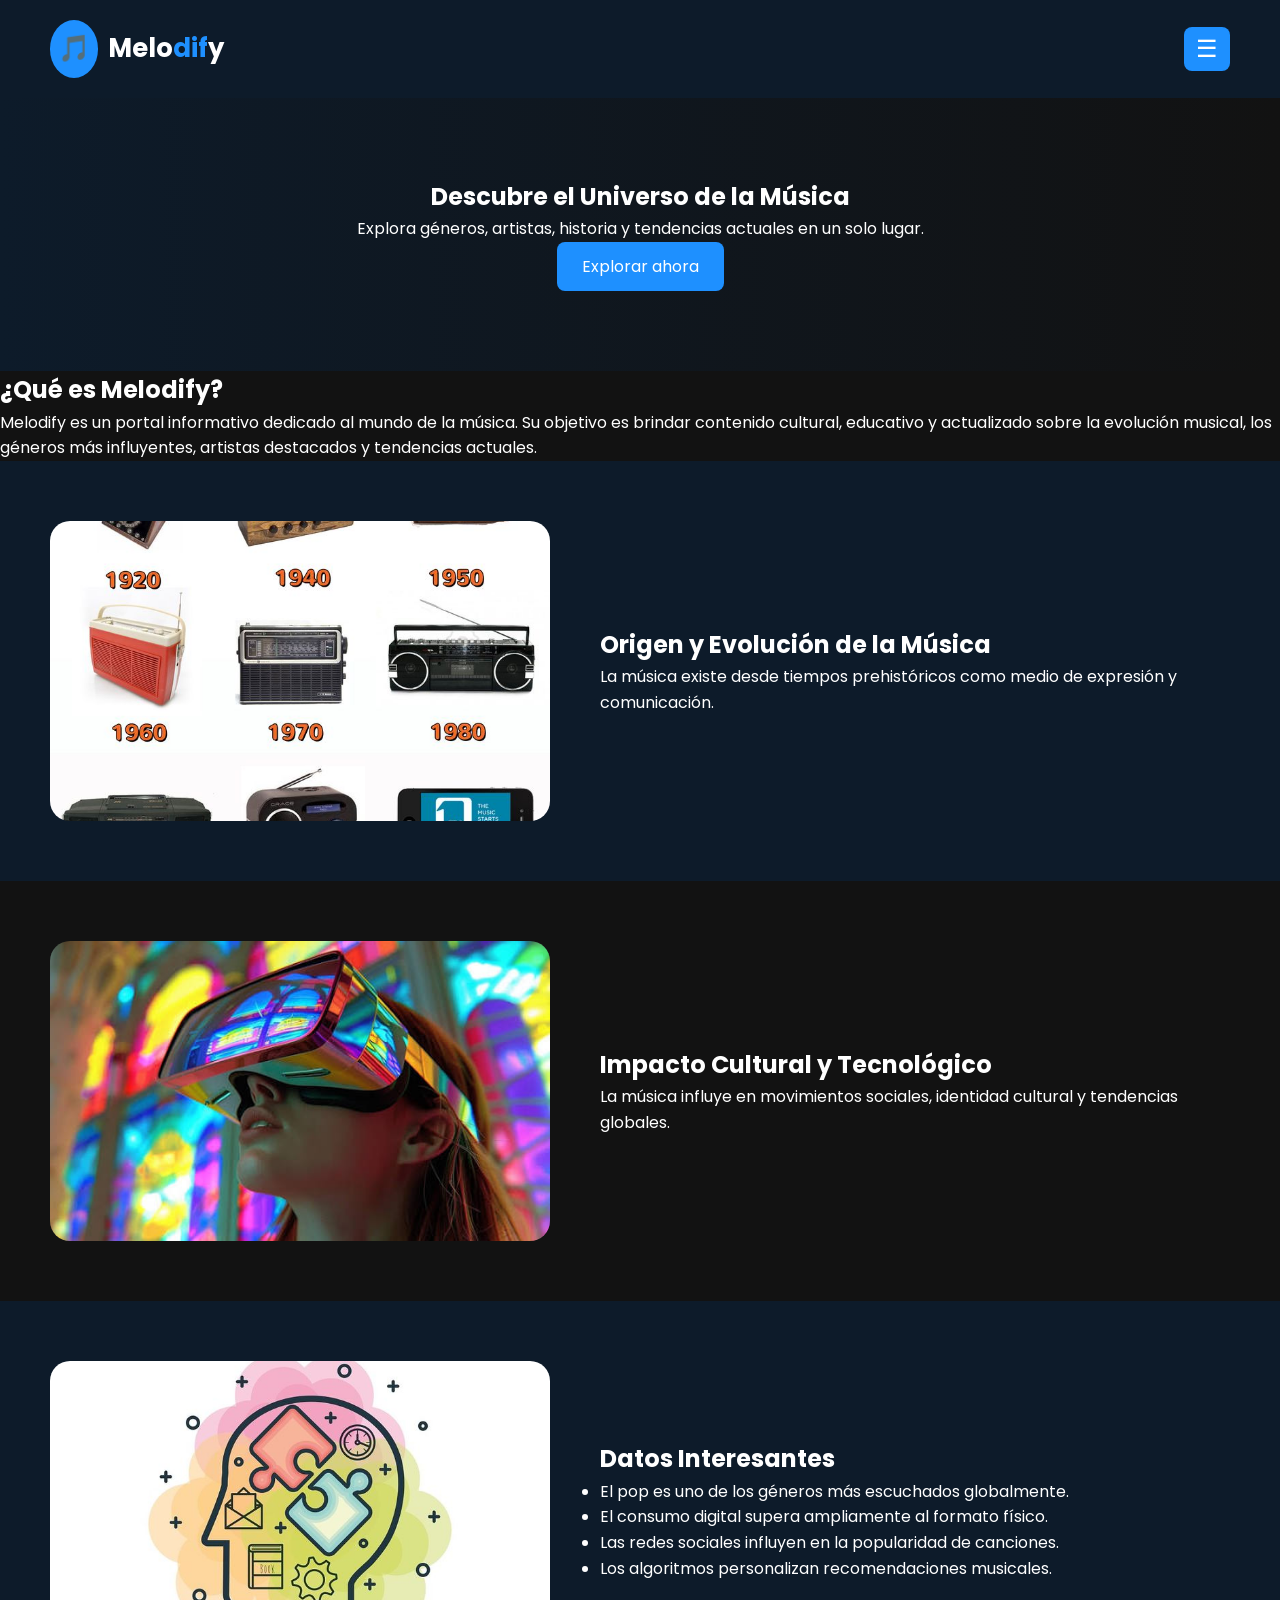
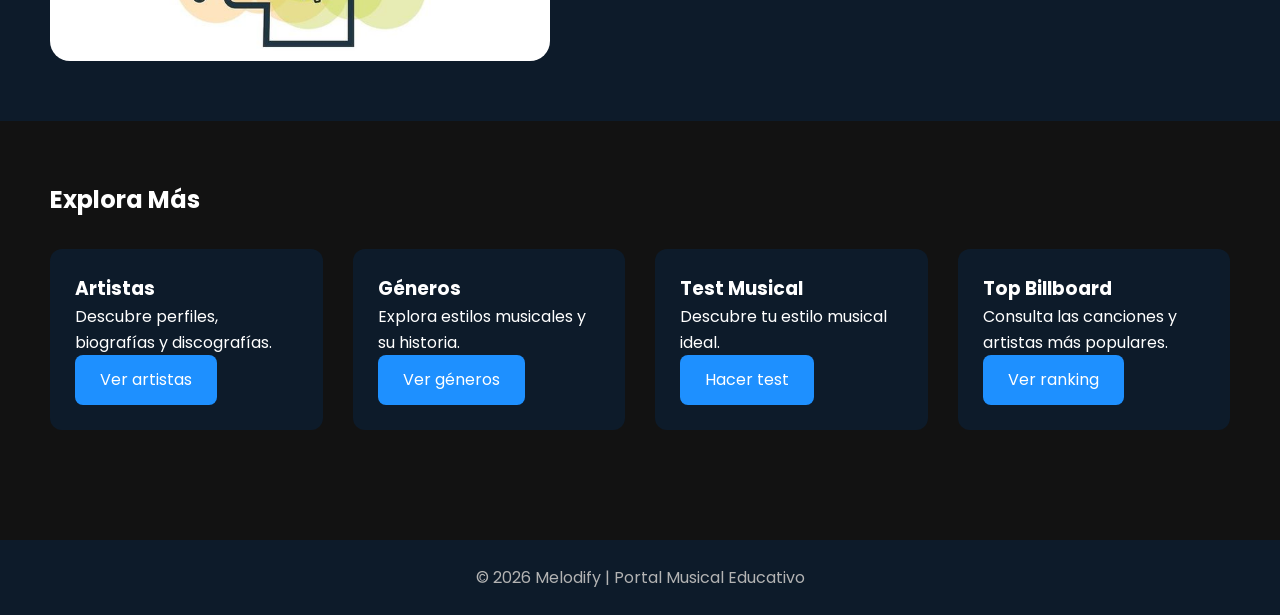
<file: index.html>
<!DOCTYPE html> <!-- Declara que el documento usa HTML5 -->
<html lang="es"> <!-- Etiqueta raíz de todo el documento HTML. lang="es" indica que el idioma del sitio es español -->
<head> <!-- Contiene metadatos del sitio (información para el navegador, no visible directamente) -->  
    <meta charset="UTF-8"> <!-- Permite usar caracteres especiales como á, é, í, ó, ú, ñ -->
    <meta name="viewport" content="width=device-width, initial-scale=1.0"> <!-- Hace que la página sea responsive, es decir que se adapte a celulares y tablets -->

    <title>Melodify - Portal Musical</title> <!-- El título que aparece en la pestaña del navegador -->

    <!-- ===FUENTE MODERNA=== -->
    <link href="https://fonts.googleapis.com/css2?family=Poppins:wght@300;400;600;700&display=swap" rel="stylesheet"> <!-- link conecta recursos externos. Aquí se importa la fuente Poppins desde Google Fonts -->

    <!-- =====CSS===== -->
    <link rel="stylesheet" href="css/style.css"> <!-- link también se usa para conectar el archivo CSS donde está el diseño de la página -->
</head>

<body> <!-- body contiene TODO el contenido visible del sitio web -->

    <!-- ================= HEADER ================= -->
    <header> <!-- header representa la parte superior de la página (logo y navegación) -->
        <div class="logo"> <!-- div es un contenedor genérico que sirve para agrupar elementos y organizarlos con CSS, class logo define el tipode dato que empleamos-->
        <span class="icono">🎵</span> <!-- Muestra un ícono musical --> <!-- span es un contenedor en línea que permite aplicar estilos a una parte del texto -->
        Melo<span>dif</span>y <!-- Aquí span permite aplicar un estilo diferente solo a "dif" -->
        </div>

    <!-- CONTENEDOR DEL MENU -->
    <div class="menu-container">

        <!-- button crea un botón interactivo -->
        <button class="menu-btn" onclick="toggleMenu()">☰</button>
        <!-- onclick ejecuta la función de JavaScript llamada toggleMenu() -->

        <!-- Menú de navegación -->
        <div class="menu" id="menu">

            <!-- a significa anchor (enlace). Sirve para navegar a otras páginas -->
            <a href="index.html">Inicio</a>
            <a href="artistas.html">Artistas</a>
            <a href="generos.html">Géneros</a>
            <a href="test.html">Test</a>
            <a href="top.html">Top Billboard</a>
            <a href="formulario">REGISTRATE AQUI</a>

        </div>
    </div>

</header>

    <!-- ================= HERO ================= -->
    <!-- section agrupa contenido relacionado dentro de la página -->

    <section class="hero">

        <!-- h1 es el título principal de la página -->
        <h1>Descubre el Universo de la Música</h1>

        <!-- p significa párrafo -->
        <p>Explora géneros, artistas, historia y tendencias actuales en un solo lugar.</p>

        <!-- a también puede funcionar como botón cuando se estiliza con CSS -->
        <a href="#tarjetas-navegacion" class="btn">Explorar ahora</a>

    </section>

    <!-- ================= INTRODUCCIÓN ================= -->

    <div class="seccion-texto">

        <!-- h2 es un subtítulo de nivel 2 -->
        <h2>¿Qué es Melodify?</h2>

        <p>
        Melodify es un portal informativo dedicado al mundo de la música. 
        Su objetivo es brindar contenido cultural, educativo y actualizado 
        sobre la evolución musical, los géneros más influyentes, artistas 
        destacados y tendencias actuales.
        </p>

    </div>
</section>

<!-- ================= ORIGEN Y EVOLUCIÓN ================= -->

<section class="seccion-flex bg-secundario">

    <div class="seccion-imagen">

        <!-- a puede usarse para abrir enlaces externos -->
        <a href="https://youtu.be/If_T1Q9u6FM?si=I16epxj6bs2-eaPE" target="_blank">
        <!-- target="_blank" hace que el enlace se abra en otra pestaña -->

            <!-- img muestra imágenes -->
            <img src="img/evo.jpg" alt="Video Historia">
            <!-- src indica la ubicación de la imagen -->
            <!-- alt describe la imagen (importante para accesibilidad) -->

        </a>

    </div>

    <div class="seccion-texto">

        <h2>Origen y Evolución de la Música</h2>

        <p>
        La música existe desde tiempos prehistóricos como medio de expresión y comunicación.
        </p>

    </div>

</section>

<!-- ================= IMPACTO ================= -->

<section class="seccion-flex">

    <div class="seccion-imagen">

        <a href="https://youtu.be/Hhya9TskxKk?si=5JGXKoG0eSAqbG42" target="_blank">
            <img src="img/impc.jpg" alt="Video Música">
        </a>

    </div>

    <div class="seccion-texto">

        <h2>Impacto Cultural y Tecnológico</h2>

        <p>
        La música influye en movimientos sociales, identidad cultural y tendencias globales.
        </p>

    </div>

</section>

<!-- ================= DATOS INTERESANTES ================= -->

<section class="seccion-flex bg-secundario">

    <div class="seccion-imagen">
        <a href="https://vt.tiktok.com/ZSuhj9fHy/" target="_blank">
            <img src="img/dats.jpg" alt="Video Historia">
        </a>
    </div>

    <div class="seccion-texto">

        <h2>Datos Interesantes</h2>

        <!-- ul significa lista desordenada -->
        <ul>

            <!-- li significa elemento de lista -->
            <li>El pop es uno de los géneros más escuchados globalmente.</li>
            <li>El consumo digital supera ampliamente al formato físico.</li>
            <li>Las redes sociales influyen en la popularidad de canciones.</li>
            <li>Los algoritmos personalizan recomendaciones musicales.</li>

        </ul>

    </div>

</section>

<!-- ================= TARJETAS ================= -->

<section id="tarjetas-navegacion">

        <h2>Explora Más</h2>

        <div class="grid">

            <!-- card representa una tarjeta de contenido -->

            <div class="card">

                <h3>Artistas</h3> <!-- h3 es un subtítulo menor -->

                <p>Descubre perfiles, biografías y discografías.</p>

                <a href="artistas.html" class="btn">Ver artistas</a>

            </div>

            <div class="card">

                <h3>Géneros</h3>

                <p>Explora estilos musicales y su historia.</p>

                <a href="generos.html" class="btn">Ver géneros</a>

            </div>

            <div class="card">

                <h3>Test Musical</h3>

                <p>Descubre tu estilo musical ideal.</p>

                <a href="test.html" class="btn">Hacer test</a>

            </div>

            <div class="card">

                <h3>Top Billboard</h3>

                <p>Consulta las canciones y artistas más populares.</p>

                <a href="top.html" class="btn">Ver ranking</a>

            </div>

        </div>

</section>

<!-- ================= FOOTER ================= -->

<footer>
<!-- footer representa la parte inferior de la página -->

<p>© 2026 Melodify | Portal Musical Educativo</p>

</footer>

<!-- ================= JAVASCRIPT ================= -->

<script>

function toggleMenu() {

    // Función que sirve para mostrar u ocultar el menú cuando se presiona el botón

    var menu = document.getElementById("menu");
    // document.getElementById busca un elemento HTML por su id

    if (menu.style.display === "block") {
        // Si el menú está visible

        menu.style.display = "none";
        // Cambia el estilo para ocultarlo

    } else {

        menu.style.display = "block";
        // Cambia el estilo para mostrarlo

    }

}

</script>

</body> <!-- Fin del contenido visible -->

</html> <!-- Fin del documento HTML -->
</file>
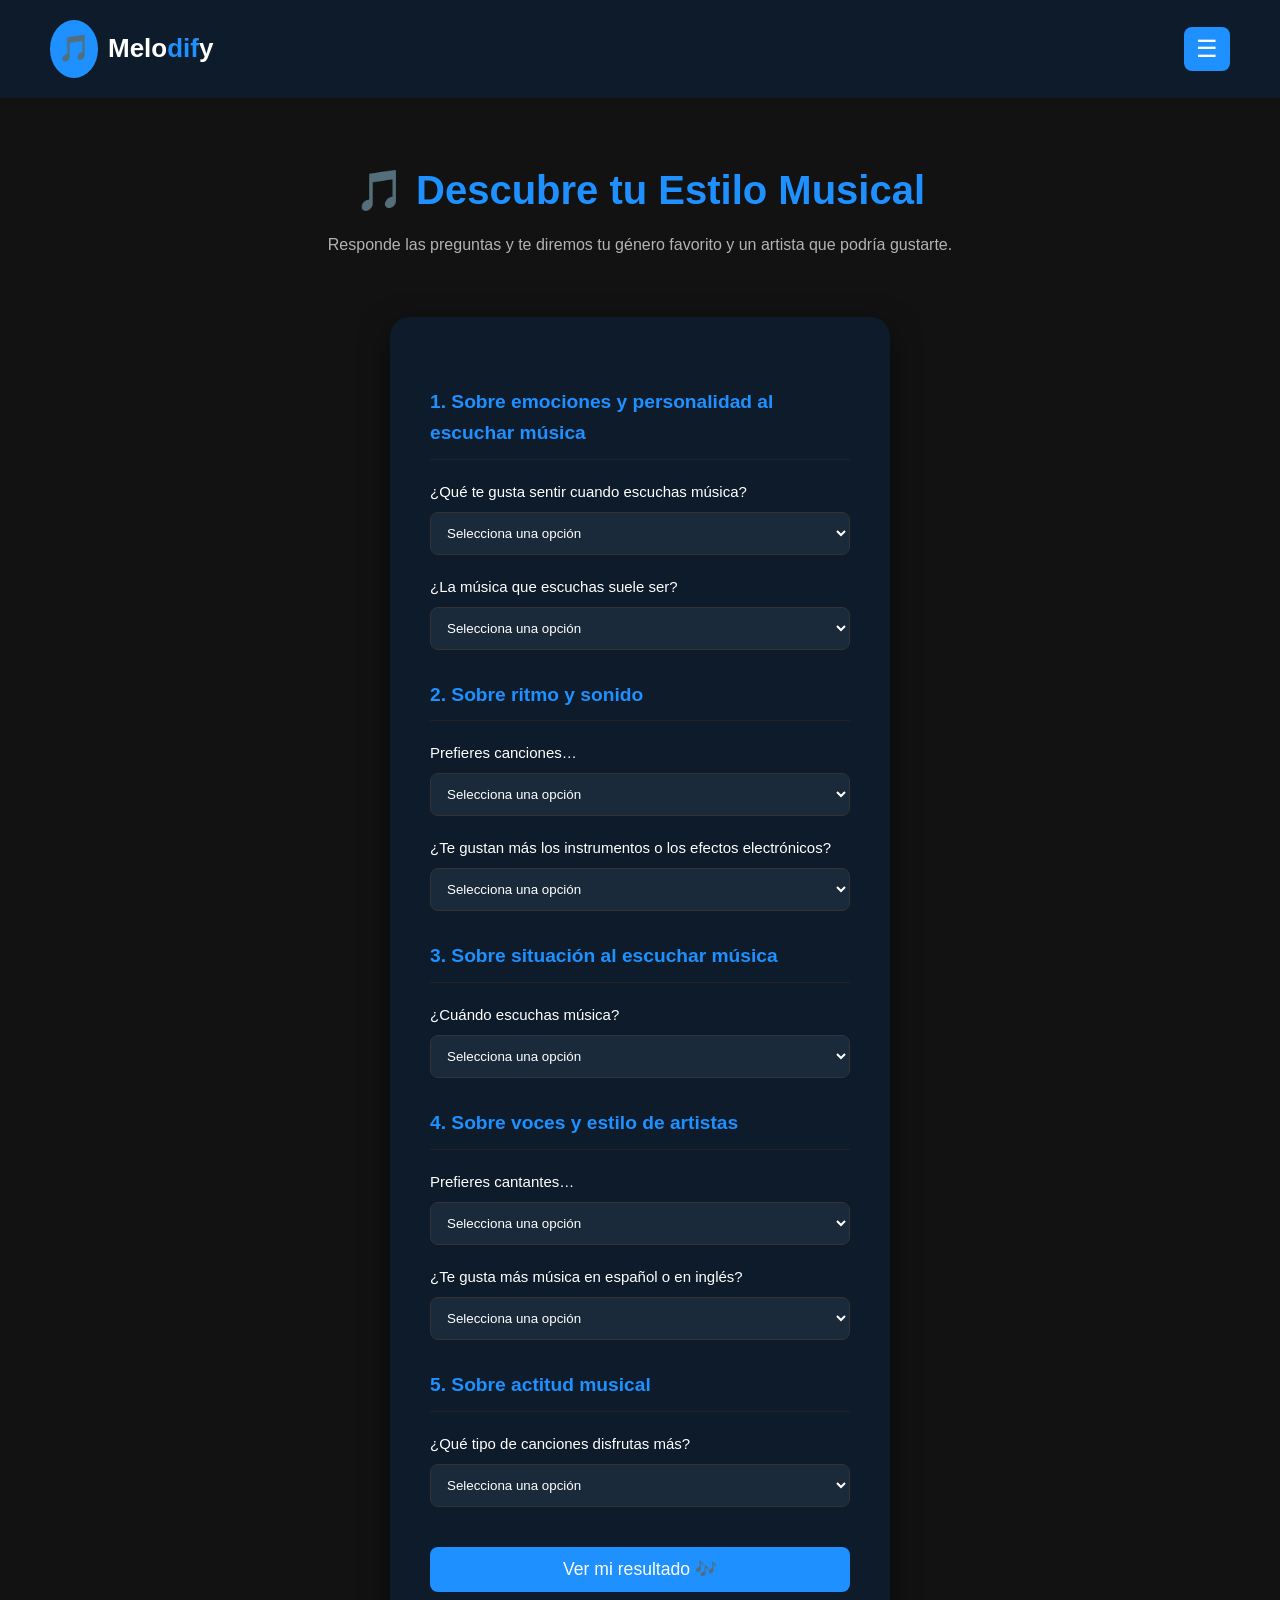
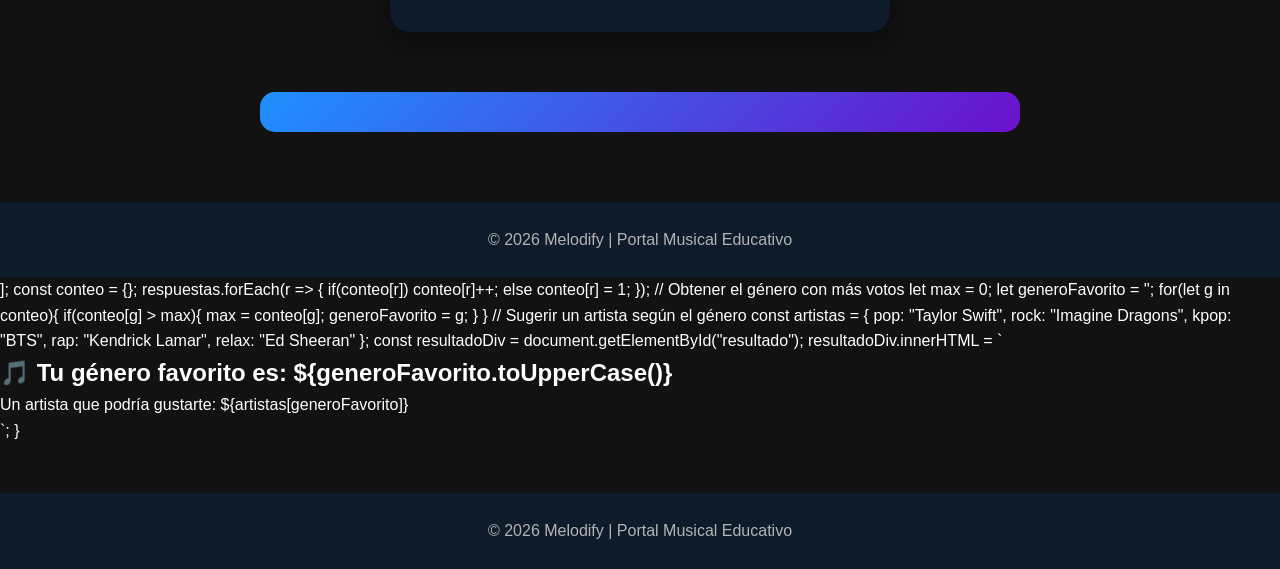
<file: test.html>
<!DOCTYPE html>
<html lang="es">
<head>
    <meta charset="UTF-8">
    <meta name="viewport" content="width=device-width, initial-scale=1.0">
    <title>Test de Estilo Musical | Melodify</title>
    <!-- Título que aparece en la pestaña del navegador -->

    <link rel="stylesheet" href="css/style.css">
    <!-- Conecta el archivo CSS donde está el diseño del sitio -->
</head>

<body>

<header>

    <div class="logo">
        <span class="icono">🎵</span>
        Melo<span>dif</span>y
    </div>

    <div class="menu-container">

        <button class="menu-btn" onclick="toggleMenu()">☰</button>

        <div class="menu" id="menu">
            <a href="index.html">Inicio</a>
            <a href="artistas.html">Artistas</a>
            <a href="generos.html">Géneros</a>
            <a href="test.html">Test</a>
            <a href="top.html">Top Billboard</a>
        </div>

    </div>

</header>


<main>

<section class="test">

<h1>🎵 Descubre tu Estilo Musical</h1>

<p>
Responde las preguntas y te diremos tu género favorito 
y un artista que podría gustarte.
</p>


<!-- ================= FORMULARIO DEL TEST ================= -->

<form id="musicalTest" class="formulario" onsubmit="calcularResultado(event)">
<!-- id permite identificar el formulario en JavaScript -->


<!-- 1. EMOCIONES -->

<h2>1. Sobre emociones y personalidad al escuchar música</h2>

<label>¿Qué te gusta sentir cuando escuchas música?</label>

<select required name="emocion">
<!-- name permite identificar la respuesta dentro del formulario -->

<option value="">Selecciona una opción</option>

<option value="pop">Feliz y motivado</option>
<option value="relax">Tranquilo</option>
<option value="rock">Profundo o sentimental</option>
<option value="kpop">Energético</option>
<option value="rap">Rebelde o intenso</option>

</select>


<label>¿La música que escuchas suele ser?</label>

<select required name="tipo">

<option value="">Selecciona una opción</option>

<option value="pop">Para bailar</option>
<option value="relax">Para pensar</option>
<option value="relax">Para relajarme</option>
<option value="kpop">Para cantar</option>
<option value="rap">Para hacer tareas</option>

</select>


<!-- 2. RITMO -->

<h2>2. Sobre ritmo y sonido</h2>

<label>Prefieres canciones…</label>

<select required name="ritmo">

<option value="">Selecciona una opción</option>

<option value="relax">Lentas</option>
<option value="kpop">Con ritmo fuerte</option>
<option value="pop">Mixto</option>
<option value="rock">No sé, solo que suene bien</option>

</select>


<label>¿Te gustan más los instrumentos o los efectos electrónicos?</label>

<select required name="instrumentos">

<option value="">Selecciona una opción</option>

<option value="rock">Instrumentos</option>
<option value="pop">Efectos electrónicos</option>
<option value="kpop">Ambos</option>

</select>


<!-- 3. SITUACIÓN -->

<h2>3. Sobre situación al escuchar música</h2>

<label>¿Cuándo escuchas música?</label>

<select required name="situacion">

<option value="">Selecciona una opción</option>

<option value="relax">Estudiando</option>
<option value="pop">En el transporte</option>
<option value="relax">Antes de dormir</option>
<option value="kpop">Haciendo ejercicio</option>
<option value="pop">Todo el tiempo</option>

</select>


<!-- 4. VOCES -->

<h2>4. Sobre voces y estilo de artistas</h2>

<label>Prefieres cantantes…</label>

<select required name="voz">

<option value="">Selecciona una opción</option>

<option value="relax">Voz suave</option>
<option value="pop">Voz potente</option>
<option value="rap">Rap / habla rápido</option>
<option value="kpop">No tengo preferencia</option>

</select>


<label>¿Te gusta más música en español o en inglés?</label>

<select required name="idioma">

<option value="">Selecciona una opción</option>

<option value="pop">Español</option>
<option value="kpop">Inglés</option>
<option value="relax">Ambos</option>

</select>


<!-- 5. ACTITUD -->

<h2>5. Sobre actitud musical</h2>

<label>¿Qué tipo de canciones disfrutas más?</label>

<select required name="actitud">

<option value="">Selecciona una opción</option>

<option value="pop">Románticas</option>
<option value="rock">Oscuras o profundas</option>
<option value="pop">Pop populares</option>
<option value="rock">Rock</option>
<option value="kpop">K-pop</option>
<option value="rap">Rap / urbano</option>

</select>


<button type="submit" class="btn">
Ver mi resultado 🎶
</button>

</form>


<!-- AQUÍ APARECERÁ EL RESULTADO -->

<div id="resultado" style="text-align:center; margin-top:30px;"></div>
<!-- innerHTML insertará aquí el resultado del test -->

</section>

</main>


<script>

function toggleMenu(){

const menu = document.getElementById('menu');

menu.style.display = (menu.style.display === 'block') ? 'none' : 'block';
/*
operador ternario:
si el menú está visible lo oculta
si está oculto lo muestra
*/

}


function calcularResultado(event){

event.preventDefault();
/* evita que el formulario recargue la página */

const form = event.target;
/* obtiene el formulario que se envió */


// ================= RESPUESTAS DEL USUARIO =================

const respuestas = [

form.emocion.value,
form.tipo.value,
form.ritmo.value,
form.instrumentos.value,
form.situacion.value,
form.voz.value,
form.idioma.value,
form.actitud.value

];
/*
Se guardan todas las respuestas en un arreglo
(array) para poder analizarlas
*/


// ================= CONTAR RESPUESTAS =================

const conteo = {};
/*
Se crea un objeto vacío donde se contará
cuántas veces aparece cada género
*/


respuestas.forEach(r => {

if(conteo[r]) conteo[r]++;
else conteo[r] = 1;

/*
forEach recorre cada respuesta
y suma cuántas veces aparece cada género
*/

});


// ================= ENCONTRAR EL GÉNERO MÁS REPETIDO =================

let max = 0;
let generoFavorito = '';

for(let g in conteo){

if(conteo[g] > max){

max = conteo[g];
generoFavorito = g;

}

}
/*
for...in recorre las propiedades del objeto conteo
y encuentra cuál género tiene más votos
*/


// ================= ARTISTA SUGERIDO =================

const artistas = {

pop: "Taylor Swift",
rock: "Imagine Dragons",
kpop: "BTS",
rap: "Kendrick Lamar",
relax: "Ed Sheeran"

};
/*
Objeto que relaciona cada género con un artista recomendado
*/


// ================= MOSTRAR RESULTADO =================

const resultadoDiv = document.getElementById("resultado");

resultadoDiv.innerHTML = `
<h2>🎵 Tu género favorito es: ${generoFavorito.toUpperCase()}</h2>
<p>Un artista que podría gustarte: ${artistas[generoFavorito]}</p>
`;
/*
innerHTML permite insertar HTML dentro de un elemento
toUpperCase convierte el texto a mayúsculas
*/

}

</script>


<footer>

<p>© 2026 Melodify | Portal Musical Educativo</p>

</footer>

</body>
</html>    ];

    const conteo = {};
    respuestas.forEach(r => {
        if(conteo[r]) conteo[r]++;
        else conteo[r] = 1;
    });

    // Obtener el género con más votos
    let max = 0;
    let generoFavorito = '';
    for(let g in conteo){
        if(conteo[g] > max){
            max = conteo[g];
            generoFavorito = g;
        }
    }

    // Sugerir un artista según el género
    const artistas = {
        pop: "Taylor Swift",
        rock: "Imagine Dragons",
        kpop: "BTS",
        rap: "Kendrick Lamar",
        relax: "Ed Sheeran"
    };

    const resultadoDiv = document.getElementById("resultado");
    resultadoDiv.innerHTML = `
        <h2>🎵 Tu género favorito es: ${generoFavorito.toUpperCase()}</h2>
        <p>Un artista que podría gustarte: ${artistas[generoFavorito]}</p>
    `;
}
</script>

    <footer>
        <p>    © 2026 Melodify | Portal Musical Educativo</p>
    </footer>
    
</body>
</html>
</file>
<file: css/style.css>
/* ================= RESET ================= */
/* El reset elimina estilos por defecto del navegador */

*{
    margin:0; /* Quita los márgenes predeterminados */
    padding:0; /* Quita los espacios internos predeterminados */
    box-sizing:border-box; /* Hace que el tamaño incluya padding y borde para evitar desbordes */
}


/* ================= VARIABLES ================= */
/* :root permite crear variables CSS reutilizables en todo el sitio */

:root{
    --fondo:#121212; /* Color principal de fondo del sitio */
    --secundario:#0D1B2A; /* Color secundario usado en secciones y tarjetas */
    --azul:#1E90FF; /* Color azul principal del diseño */
    --azul-hover:#187bcd; /* Azul más oscuro usado cuando el mouse pasa encima */
    --texto:#FFFFFF; /* Color principal del texto */
    --texto-sec:#B3B3B3; /* Color de texto secundario o menos importante */
}


/* ================= BODY ================= */
/* body controla el estilo general de toda la página */

body{
    font-family:'Poppins', sans-serif; /* Tipografía del sitio */
    background:var(--fondo); /* Fondo usando la variable creada */
    color:var(--texto); /* Color del texto principal */
    line-height:1.6; /* Espaciado entre líneas para mejor lectura */
}


/* ================= HEADER ================= */
/* Estilos de la parte superior de la página */

header{
    background:var(--secundario); /* Color de fondo del header */
    padding:20px 50px; /* Espacio interno arriba/abajo y lados */
    display:flex; /* Activa flexbox para organizar elementos */
    justify-content:space-between; /* Separa logo y menú */
    align-items:center; /* Centra verticalmente los elementos */
}


/* ================= LOGO ================= */

.logo{
    display:flex; /* Permite alinear icono y texto */
    align-items:center; /* Centra verticalmente */
    font-size:26px; /* Tamaño del texto */
    font-weight:700; /* Grosor del texto (negrita) */
}

.logo span{
    color:var(--azul); /* Colorea parte del logo */
}

.icono{
    background:var(--azul); /* Fondo azul del icono */
    border-radius:50%; /* Hace el fondo circular */
    padding:8px; /* Espacio dentro del icono */
    margin-right:10px; /* Separación entre icono y texto */
}


/* ================= MENU ================= */

.menu-container{
    position:relative; /* Permite posicionar el menú desplegable respecto a este contenedor */
}

.menu-btn{
    background:var(--azul); /* Color del botón */
    color:white; /* Color del icono */
    border:none; /* Quita borde del botón */
    font-size:24px; /* Tamaño del icono ☰ */
    padding:8px 12px; /* Espacio interno */
    border-radius:8px; /* Bordes redondeados */
    cursor:pointer; /* Cambia el cursor a mano al pasar encima */
}

.menu{
    display:none; /* Oculta el menú inicialmente */
    position:absolute; /* Permite posicionarlo respecto al contenedor */
    right:0; /* Lo alinea al lado derecho */
    top:50px; /* Lo coloca debajo del botón */
    background:var(--secundario); /* Fondo del menú */
    width:170px; /* Ancho del menú */
    padding:10px; /* Espacio interno */
    border-radius:10px; /* Bordes redondeados */
}

.menu a{
    display:block; /* Cada enlace ocupa toda la línea */
    color:white; /* Color del texto */
    text-decoration:none; /* Quita el subrayado */
    padding:8px; /* Espacio interno */
    border-radius:6px; /* Bordes redondeados */
}

.menu a:hover{
    background:var(--azul); /* Cambia color al pasar el mouse */
}


/* ================= HERO ================= */
/* Sección principal de bienvenida */

.hero{
    text-align:center; /* Centra el texto */
    padding:80px 20px; /* Espacio interno grande */
    background:linear-gradient(to right,#0D1B2A,#121212); 
    /* Degradado de color de izquierda a derecha */
}


/* ================= SECCIONES FLEX ================= */
/* Estructura para secciones con imagen y texto */

.seccion-flex{
    display:flex; /* Organiza contenido en fila */
    justify-content:space-between; /* Separa elementos */
    align-items:center; /* Centra verticalmente */
    padding:60px 50px; /* Espacio interno */
    gap:40px; /* Espacio entre imagen y texto */
}

.seccion-texto{
    flex:1; /* Permite que el texto ocupe espacio proporcional */
}


/* ================= IMAGEN DERECHA ================= */

.seccion-flex {
    display: flex; /* Layout flexible */
    justify-content: space-between; /* Espacio entre elementos */
    align-items: center; /* Centrado vertical */
    padding: 60px 50px; /* Espaciado interno */
    gap: 50px; /* Espacio entre imagen y texto */
}

/* contenedor de imagen */
.seccion-imagen {
    flex: 1; /* Ocupa mismo espacio que el texto */
    max-width: 500px; /* Limita el ancho máximo */
}

.seccion-imagen img {
    width: 100%; /* Imagen ocupa todo el contenedor */
    height: 300px; /* Altura fija */
    object-fit: cover; /* Recorta imagen sin deformarla */
    border-radius: 20px; /* Bordes redondeados */
    transition: transform 0.3s ease, box-shadow 0.3s ease; 
    /* Animación suave */
    display: block; /* Evita espacios extra */
}

/* Efecto hover para indicar que es clicable */
.seccion-imagen img:hover {
    transform: scale(1.03); /* Agranda ligeramente */
    box-shadow: 0 0 20px var(--azul); /* Brillo azul */
    cursor: pointer; /* Cursor de mano */
}

.seccion-texto {
    flex: 1; /* Texto ocupa espacio flexible */
}


/* ================= BACKGROUND SECUNDARIO ================= */

.bg-secundario{
    background:var(--secundario); /* Fondo oscuro para diferenciar secciones */
}


/* ================= GRID CARDS ================= */
/* Sistema de tarjetas adaptable */

section {
    padding: 60px 50px; /* Espacio alrededor de las secciones */
}

.grid {
    display: grid; /* Activa CSS Grid */
    grid-template-columns: repeat(auto-fit, minmax(250px, 1fr));
    /* Crea columnas automáticas adaptables */
    gap: 30px; /* Espacio entre tarjetas */
    margin-top: 30px;
}


/* ================= CARD ================= */

.card{
    background:var(--secundario); /* Fondo de la tarjeta */
    padding:25px; /* Espacio interno */
    border-radius:12px; /* Bordes redondeados */
    transition:.3s; /* Animación suave */
}

.card:hover{
    transform:translateY(-6px); /* La tarjeta se levanta al pasar el mouse */
}


/* ================= BOTONES ================= */

.btn{
    background:var(--azul); /* Color azul */
    color:white; /* Texto blanco */
    padding:12px 25px; /* Espacio interno */
    border-radius:8px; /* Bordes redondeados */
    text-decoration:none; /* Quita subrayado */
    display:inline-block; /* Permite padding como botón */
    transition:.3s; /* Animación suave */
    border:none; /* Sin borde */
    cursor:pointer; /* Cursor de mano */
}

.btn:hover{
    background:var(--azul-hover); /* Cambia a azul oscuro */
}


/* ================= FORMULARIO ================= */

.formulario{
    width:90%; /* Ocupa 90% del ancho */
    max-width:500px; /* Pero máximo 500px */
    margin:60px auto; /* Centra el formulario */
    padding:30px; /* Espacio interno */
    background:var(--secundario); /* Fondo oscuro */
    border-radius:20px; /* Bordes redondeados */
    box-shadow:0 0 20px rgba(0,0,0,0.3); /* Sombra */
}

.formulario input,
.formulario select,
.formulario textarea{
    padding:12px;
    border-radius:8px;
    border:none;
    background:var(--secundario);
    color:white;
    margin-top:8px;
}

.formulario input:focus,
.formulario select:focus,
.formulario textarea:focus{
    outline:2px solid var(--azul); /* Resalta campo seleccionado */
}


/* ================= PERFIL ARTISTA ================= */

.perfil-artista{
    padding:60px; /* Espacio alrededor */
}

.perfil-header{
    display:flex; /* Organización horizontal */
    gap:30px; /* Espacio entre imagen y texto */
    align-items:center; /* Centrado vertical */
}

.perfil-header img{
    width:180px;
    height:180px;
    object-fit:cover; /* Recorte proporcional */
    border-radius:20px;
    box-shadow:0 0 15px rgba(0,0,0,0.4);
}

.perfil-seccion{
    margin-top:40px;
}


/* ================= TABLA BILLBOARD ================= */

.tabla-billboard{
    width:90%;
    margin:30px auto;
    border-collapse:collapse; /* Une bordes de la tabla */
    background:var(--secundario);
    border-radius:10px;
    overflow:hidden;
}

.tabla-billboard th{
    background:var(--azul); /* Encabezado azul */
    padding:12px;
}

.tabla-billboard td{
    padding:10px;
    text-align:center;
    border-bottom:1px solid #222;
}

/* Resaltar el primer lugar */
.tabla-billboard tbody tr:first-child {
    background: rgba(30, 144, 255, 0.2);
    font-weight: bold;
    color: var(--azul);
}

/* Efecto hover en filas */
.tabla-billboard tbody tr:hover {
    background: #1a2a3a;
    transition: 0.3s;
}


/* ================= FOOTER ================= */

footer{
    text-align:center; /* Centra texto */
    padding:25px;
    background:var(--secundario);
    margin-top:50px;
    color:var(--texto-sec);
}


/* ================= RESPONSIVE ================= */
/* Ajustes para celulares */

@media(max-width:768px){

    header{
        flex-direction:right; /* Cambia orientación */
        gap:15px;
    }

    .seccion-flex{
        flex-direction:column; /* Elementos en columna */
        text-align:center;
    }

    .seccion-imagen{
        width:100%;
    }

    .perfil-header{
        flex-direction:column;
        text-align:center;
    }     
}


/* ================= SCROLL SUAVE ================= */

html {
  scroll-behavior: smooth; 
  /* Hace que al navegar con enlaces la página se desplace suavemente */
        }/* IMAGEN DERECHA */

.seccion-flex {
    display: flex;
    justify-content: space-between;
    align-items: center;
    padding: 60px 50px;
    gap: 50px; /* Más espacio entre imagen y texto */
}

/* contenedor*/
.seccion-imagen {
    flex: 1; /* Para que ocupe el mismo espacio que el texto */
    max-width: 500px;
}

.seccion-imagen img {
    width: 100%;
    height: 300px;
    object-fit: cover; /* Mantiene la proporción sin deformarse */
    border-radius: 20px;
    transition: transform 0.3s ease, box-shadow 0.3s ease;
    display: block;
}

/* Efecto para que el usuario sepa que es un video (clicable) */
.seccion-imagen img:hover {
    transform: scale(1.03);
    box-shadow: 0 0 20px var(--azul);
    cursor: pointer;
}

.seccion-texto {
    flex: 1;
}


/* BACKGROUND SECUNDARIO */
.bg-secundario{
    background:var(--secundario);
}

/* GRID CARDS */
/* ESTRUCTURA DE SECCIONES Y GRID */
section {
    padding: 60px 50px; /* Esto da el "aire" o espacio en los costados */
}

.grid {
    display: grid;
    grid-template-columns: repeat(auto-fit, minmax(250px, 1fr));
    gap: 30px; /* Aumentamos un poco el espacio entre tarjetas */
    margin-top: 30px;
}


/* CARD */
.card{
    background:var(--secundario);
    padding:25px;
    border-radius:12px;
    transition:.3s;
}

.card:hover{
    transform:translateY(-6px);
}

/* BOTONES */
.btn{
    background:var(--azul);
    color:white;
    padding:12px 25px;
    border-radius:8px;
    text-decoration:none;
    display:inline-block;
    transition:.3s;
    border:none;
    cursor:pointer;
}

.btn:hover{
    background:var(--azul-hover);
}

/* FORMULARIO */
.formulario{
    width:90%;
    max-width:500px;
    margin:60px auto;
    padding:30px;
    background:var(--secundario);
    border-radius:20px;
    box-shadow:0 0 20px rgba(0,0,0,0.3);
}

.formulario input,
.formulario select,
.formulario textarea{
    padding:12px;
    border-radius:8px;
    border:none;
    background:var(--secundario);
    color:white;
    margin-top:8px;
}

.formulario input:focus,
.formulario select:focus,
.formulario textarea:focus{
    outline:2px solid var(--azul);
}

/* ESTILOS ESPECÍFICOS PARA EL FORMULARIO TIPO TARJETA */

.form-section {
    display: flex;
    justify-content: center; /* Centra la tarjeta horizontalmente */
    align-items: center;     /* Centra la tarjeta verticalmente */
    padding: 60px 20px;
    min-height: 80vh;
}

.formulario-card {
    max-width: 450px;       /* Ancho similar a las de géneros */
    width: 100%;
    text-align: left;       /* Alineamos el texto del form a la izquierda */
}

.formulario-card h2, .formulario-card p {
    text-align: center;     /* Pero el título y texto siguen centrados */
}

.img-formulario {
    margin-bottom: 20px;    /* Espacio entre imagen y título */
}

/* Estilos para los campos dentro de la tarjeta */
.formulario-card form {
    display: flex;
    flex-direction: column;
    margin-top: 20px;
}

.formulario-card label {
    font-size: 14px;
    font-weight: 600;
    margin-top: 15px;
    color: var(--azul);
}

.formulario-card input, 
.formulario-card select, 
.formulario-card textarea {
    background: #1a2a3a;
    border: 1px solid #333;
    border-radius: 10px;
    padding: 12px;
    color: white;
    margin-top: 5px;
    font-family: inherit;
}

.formulario-card input:focus {
    outline: none;
    border-color: var(--azul);
}

.formulario-card .btn {
    margin-top: 25px;
    width: 100%;
}

/* ESTILO PARA LAS IMÁGENES DE ARTISTAS */
.artista-img {
    width: 100%;          /* Ocupa todo el ancho de la tarjeta */
    height: 200px;        /* Altura fija para que todas se vean iguales */
    object-fit: cover;    /* Recorta la imagen para que no se estire feo */
    border-radius: 12px;  /* Bordes redondeados para que combine con la card */
    margin-bottom: 15px;  /* Espacio entre la foto y el nombre del artista */
    display: block;
}

/* PERFIL ARTISTA */
.perfil-artista{
    padding:60px;
}

.perfil-header{
    display:flex;
    gap:30px;
    align-items:center;
}

.perfil-header img{
    width:180px;
    height:180px;
    object-fit:cover;
    border-radius:20px;
    box-shadow:0 0 15px rgba(0,0,0,0.4);
}

.perfil-seccion{
    margin-top:40px;
}

/* RELACIONADOS */
.relacionados-grid{
    display:grid;
    grid-template-columns:repeat(auto-fit,minmax(160px,1fr));
    gap:20px;
}

.relacionado-card{
    text-align:center;
}

.relacionado-card img{
    width:100%;
    height:140px;
    object-fit:cover;
    border-radius:12px;
}

/* GENEROS */
.contenedor-generos{
    display:grid;
    grid-template-columns:repeat(auto-fit,minmax(220px,1fr));
    gap:30px;
    padding:50px;
}

.tarjeta-genero{
    background:var(--secundario);
    padding:20px;
    border-radius:30px;
    text-align:center;
    transition:.3s;
}

.tarjeta-genero:hover{
    transform:translateY(-6px);
}

.tarjeta-genero button{
    background:var(--azul);
    border:none;
    padding:10px 18px;
    border-radius:8px;
    color:white;
    cursor:pointer;
    transition:.3s;
    margin-top:15px;
}

.tarjeta-genero button:hover{
    background:var(--azul-hover);
    transform:scale(1.05);
}

.tarjeta-genero img{
    width:100%;
    height:160px;
    object-fit:cover;
    border-radius:12px;
}

/*Subpagina dd generos*/
.icono-genero{
    text-align:center;
    padding:30px;
}

.playlist-principal button{
    background:var(--azul);
    border:none;
    padding:12px 25px;
    margin:10px;
    border-radius:10px;
    color:white;
    cursor:pointer;
    transition:.3s;
}

.playlist-principal button:hover{
    background:var(--azul-hover);
    transform:translateY(-3px);
}

.icono-genero img{
    width:180px;
    height:180px;
    object-fit:cover;
    border-radius:30%;
    box-shadow:0 0 20px rgba(0,0,0,0.5);
}

/* ESTILOS ESPECÍFICOS PARA EL TEST */

.test {
    max-width: 800px;
    margin: 40px auto;
    padding: 20px;
}

.test h1 {
    text-align: center;
    color: var(--azul);
    font-size: 2.5rem;
    margin-bottom: 10px;
}

.test p {
    text-align: center;
    color: var(--texto-sec);
    margin-bottom: 40px;
}

/* Reutilizamos el estilo de formulario pero lo ajustamos */
.formulario {
    background: var(--secundario);
    padding: 40px;
    border-radius: 20px;
    box-shadow: 0 10px 30px rgba(0,0,0,0.5);
    width: 100%; /* Para que ocupe el ancho del contenedor .test */
}

.test h2 {
    font-size: 1.2rem;
    color: var(--azul);
    border-bottom: 1px solid #222;
    padding-bottom: 10px;
    margin-top: 30px;
    margin-bottom: 20px;
}

.test label {
    display: block;
    margin-top: 20px;
    font-weight: 400;
    font-size: 15px;
}

.test select {
    width: 100%;
    padding: 12px;
    border-radius: 8px;
    background: #1a2a3a;
    color: white;
    border: 1px solid #333;
    margin-top: 8px;
    cursor: pointer;
    font-family: inherit;
}

.test select:focus {
    outline: none;
    border-color: var(--azul);
}

.test .btn {
    margin-top: 40px;
    width: 100%;
    font-size: 1.1rem;
}

/* Estilo para el cuadro de resultado */
#resultado {
    background: linear-gradient(135deg, var(--azul), #6a11cb);
    padding: 20px;
    border-radius: 15px;
    margin-top: 30px;
    animation: fadeIn 0.5s ease;
}

@keyframes fadeIn {
    from { opacity: 0; transform: translateY(10px); }
    to { opacity: 1; transform: translateY(0); }
}


/* TABLA BILLBOARD */
.tabla-billboard{
    width:90%;
    margin:30px auto;
    border-collapse:collapse;
    background:var(--secundario);
    border-radius:10px;
    overflow:hidden;
}

.tabla-billboard th{
    background:var(--azul);
    padding:12px;
}

.tabla-billboard td{
    padding:10px;
    text-align:center;
    border-bottom:1px solid #222;
}

/* Resaltar el primer lugar */
.tabla-billboard tbody tr:first-child {
    background: rgba(30, 144, 255, 0.2); /* Fondo azul sutil */
    font-weight: bold;
    color: var(--azul);
}

/* Efecto hover en las filas */
.tabla-billboard tbody tr:hover {
    background: #1a2a3a;
    transition: 0.3s;
}


/* GRAFICA */
.grafica-container{
    width:90%;
    max-width:1000px;
    height:400px;
    margin:40px auto;
}

/* FOOTER */
footer{
    text-align:center;
    padding:25px;
    background:var(--secundario);
    margin-top:50px;
    color:var(--texto-sec);
}

/* RESPONSIVE */
@media(max-width:768px){

    header{
        flex-direction:right;
        gap:15px;
    }

    .seccion-flex{
        flex-direction:column;
        text-align:center;
    }

    .seccion-imagen{
        width:100%;
    }

    .perfil-header{
        flex-direction:column;
        text-align:center;
    }     
}
html {
  scroll-behavior: smooth;
}
</file>
